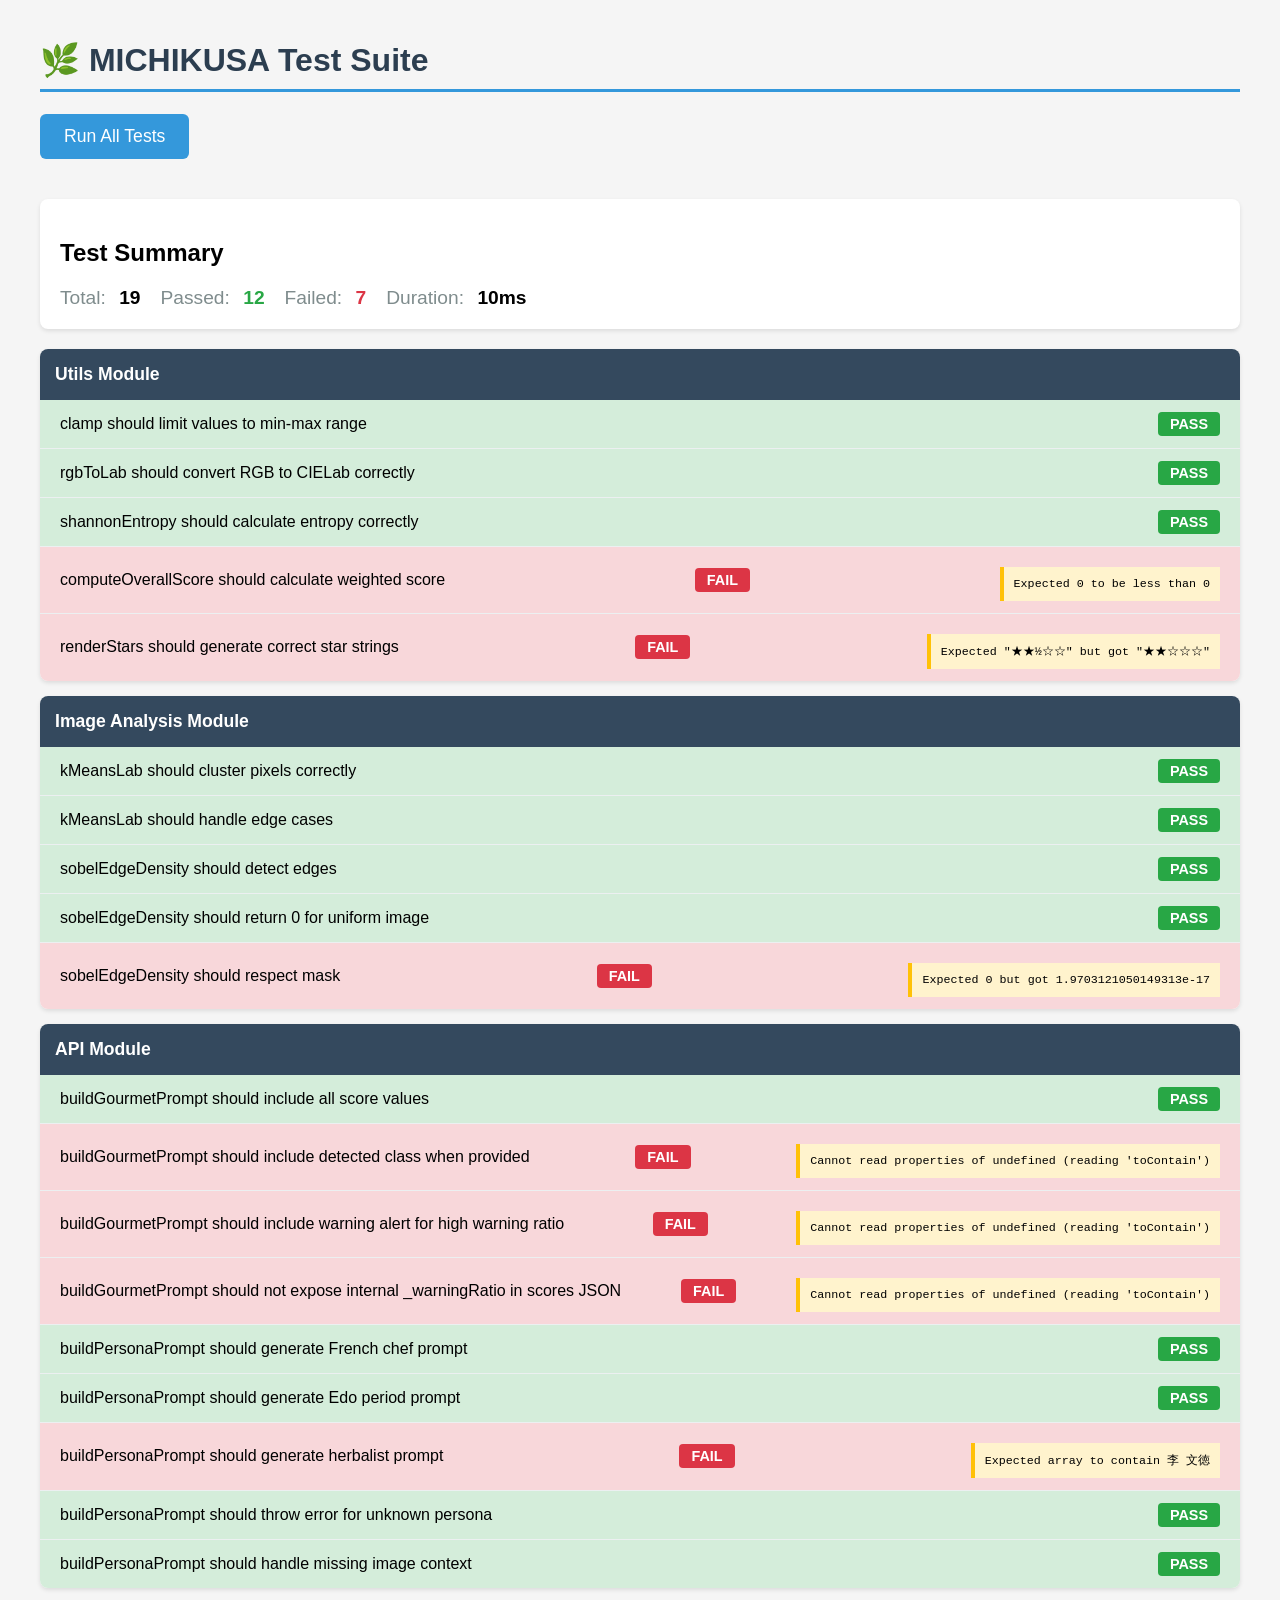
<file: test.html>
<!DOCTYPE html>
<html lang="ja">
<head>
  <meta charset="UTF-8">
  <meta name="viewport" content="width=device-width, initial-scale=1.0">
  <title>MICHIKUSA Test Runner</title>
  <style>
    body {
      font-family: 'Segoe UI', Tahoma, Geneva, Verdana, sans-serif;
      max-width: 1200px;
      margin: 0 auto;
      padding: 20px;
      background: #f5f5f5;
    }
    h1 {
      color: #2c3e50;
      border-bottom: 3px solid #3498db;
      padding-bottom: 10px;
    }
    .test-summary {
      background: white;
      padding: 20px;
      border-radius: 8px;
      margin: 20px 0;
      box-shadow: 0 2px 4px rgba(0,0,0,0.1);
    }
    .test-suite {
      background: white;
      margin: 15px 0;
      border-radius: 8px;
      overflow: hidden;
      box-shadow: 0 2px 4px rgba(0,0,0,0.1);
    }
    .test-suite-header {
      background: #34495e;
      color: white;
      padding: 15px;
      font-weight: bold;
      font-size: 1.1em;
    }
    .test-case {
      padding: 12px 20px;
      border-bottom: 1px solid #ecf0f1;
      display: flex;
      align-items: center;
      justify-content: space-between;
    }
    .test-case:last-child {
      border-bottom: none;
    }
    .test-case.pass {
      background: #d4edda;
    }
    .test-case.fail {
      background: #f8d7da;
    }
    .test-status {
      font-weight: bold;
      padding: 4px 12px;
      border-radius: 4px;
      font-size: 0.9em;
    }
    .test-status.pass {
      background: #28a745;
      color: white;
    }
    .test-status.fail {
      background: #dc3545;
      color: white;
    }
    .test-error {
      margin-top: 8px;
      padding: 10px;
      background: #fff3cd;
      border-left: 4px solid #ffc107;
      font-family: monospace;
      font-size: 0.9em;
      white-space: pre-wrap;
      word-break: break-all;
    }
    .stats {
      display: flex;
      gap: 20px;
      margin-top: 10px;
    }
    .stat {
      font-size: 1.2em;
    }
    .stat-label {
      color: #7f8c8d;
      margin-right: 8px;
    }
    .stat-value {
      font-weight: bold;
    }
    .stat-value.pass {
      color: #28a745;
    }
    .stat-value.fail {
      color: #dc3545;
    }
    #run-tests {
      background: #3498db;
      color: white;
      border: none;
      padding: 12px 24px;
      font-size: 1.1em;
      border-radius: 6px;
      cursor: pointer;
      margin-bottom: 20px;
    }
    #run-tests:hover {
      background: #2980b9;
    }
    #run-tests:disabled {
      background: #95a5a6;
      cursor: not-allowed;
    }
  </style>
</head>
<body>
  <h1>🌿 MICHIKUSA Test Suite</h1>
  <button id="run-tests">Run All Tests</button>
  <div class="test-summary" id="summary">
    <h2>Test Summary</h2>
    <div class="stats">
      <div class="stat">
        <span class="stat-label">Total:</span>
        <span class="stat-value" id="total-tests">0</span>
      </div>
      <div class="stat">
        <span class="stat-label">Passed:</span>
        <span class="stat-value pass" id="passed-tests">0</span>
      </div>
      <div class="stat">
        <span class="stat-label">Failed:</span>
        <span class="stat-value fail" id="failed-tests">0</span>
      </div>
      <div class="stat">
        <span class="stat-label">Duration:</span>
        <span class="stat-value" id="duration">0ms</span>
      </div>
    </div>
  </div>
  <div id="test-results"></div>

  <script type="module">
    import { runAllTests } from './test/testRunner.js';

    const button = document.getElementById('run-tests');
    const resultsDiv = document.getElementById('test-results');
    const totalEl = document.getElementById('total-tests');
    const passedEl = document.getElementById('passed-tests');
    const failedEl = document.getElementById('failed-tests');
    const durationEl = document.getElementById('duration');

    button.addEventListener('click', async () => {
      button.disabled = true;
      resultsDiv.innerHTML = '';

      const startTime = performance.now();
      const results = await runAllTests();
      const duration = Math.round(performance.now() - startTime);

      let totalTests = 0;
      let passedTests = 0;
      let failedTests = 0;

      for (const [suiteName, suiteResults] of Object.entries(results)) {
        const suiteDiv = document.createElement('div');
        suiteDiv.className = 'test-suite';

        const header = document.createElement('div');
        header.className = 'test-suite-header';
        header.textContent = suiteName;
        suiteDiv.appendChild(header);

        for (const result of suiteResults) {
          totalTests++;
          if (result.passed) passedTests++;
          else failedTests++;

          const testDiv = document.createElement('div');
          testDiv.className = `test-case ${result.passed ? 'pass' : 'fail'}`;

          const nameSpan = document.createElement('span');
          nameSpan.textContent = result.name;
          testDiv.appendChild(nameSpan);

          const statusSpan = document.createElement('span');
          statusSpan.className = `test-status ${result.passed ? 'pass' : 'fail'}`;
          statusSpan.textContent = result.passed ? 'PASS' : 'FAIL';
          testDiv.appendChild(statusSpan);

          if (!result.passed && result.error) {
            const errorDiv = document.createElement('div');
            errorDiv.className = 'test-error';
            errorDiv.textContent = result.error;
            testDiv.appendChild(errorDiv);
          }

          suiteDiv.appendChild(testDiv);
        }

        resultsDiv.appendChild(suiteDiv);
      }

      totalEl.textContent = totalTests;
      passedEl.textContent = passedTests;
      failedEl.textContent = failedTests;
      durationEl.textContent = `${duration}ms`;

      button.disabled = false;
    });

    // Auto-run tests on load
    window.addEventListener('load', () => {
      button.click();
    });
  </script>
</body>
</html>
</file>
